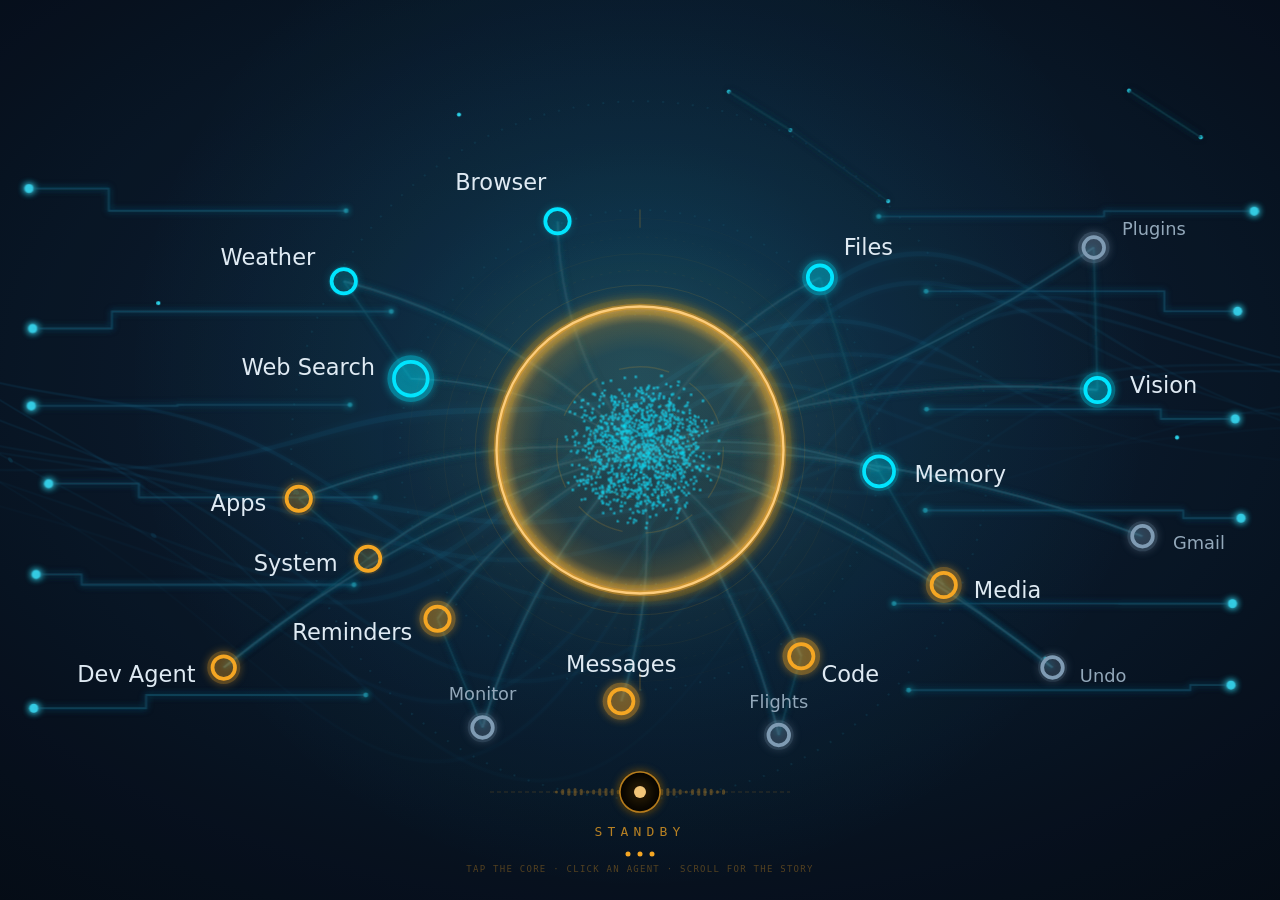
<file: core/astra_web/index.html>
<!doctype html>
<html lang="en"><head><meta charset="utf-8"><meta name="viewport" content="width=device-width,initial-scale=1">
<title>ALPHA</title>
<link rel="stylesheet" href="alpha-astra.css">
<style>html,body,#root{margin:0;height:100%;background:#04080f;overflow:hidden}</style>
</head><body><div id="root"></div><script src="alpha-astra.js"></script></body></html>
</file>
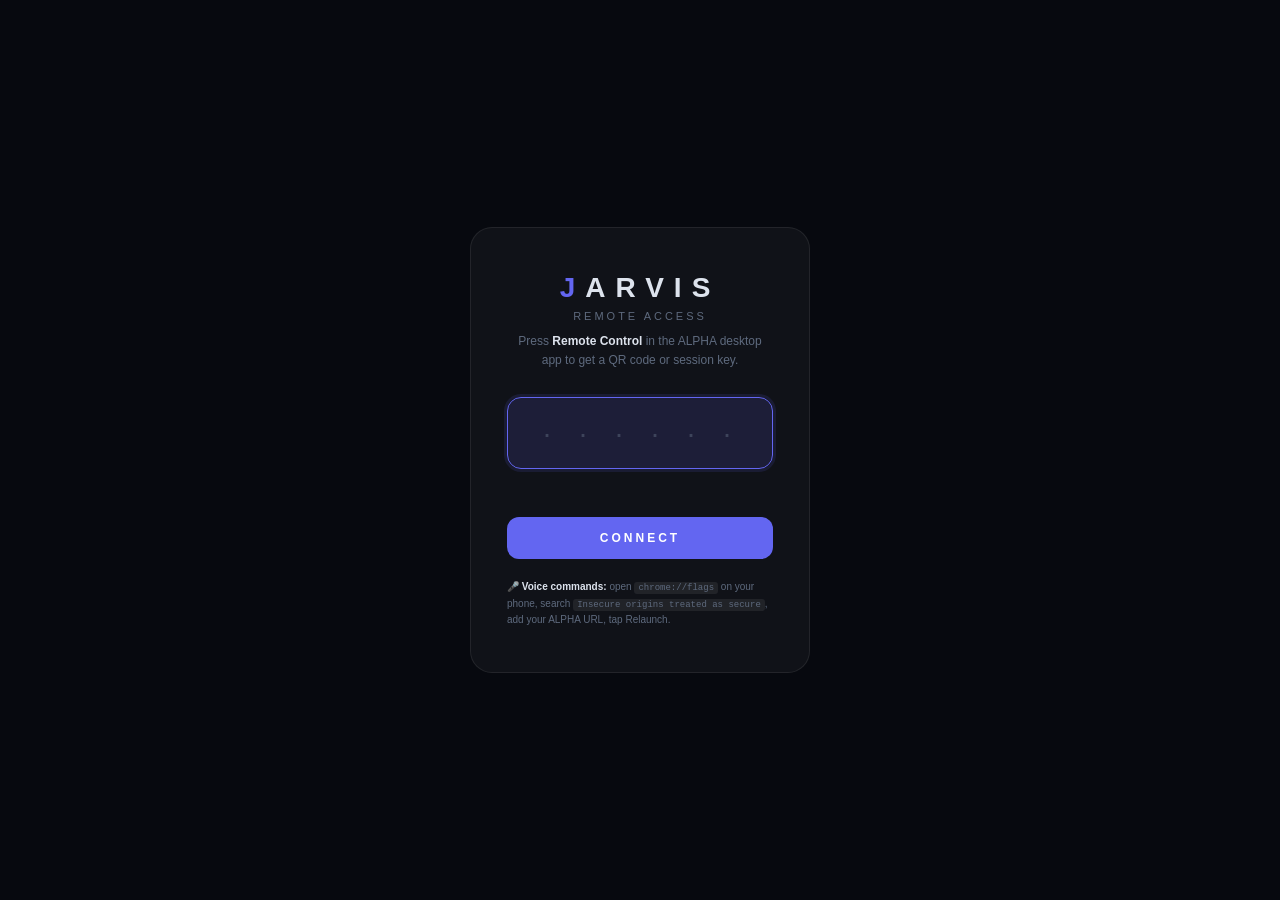
<file: dashboard/static/login.html>
<!DOCTYPE html>
<html lang="en">
<head>
  <meta charset="UTF-8">
  <meta name="viewport" content="width=device-width, initial-scale=1.0, user-scalable=no">
  <title>ALPHA</title>
  <style>
    *, *::before, *::after { box-sizing: border-box; margin: 0; padding: 0; }
    :root {
      --bg:     #07090f;
      --card:   rgba(255,255,255,0.04);
      --border: rgba(255,255,255,0.08);
      --accent: #6366f1;
      --adim:   rgba(99,102,241,0.15);
      --text:   #dde3ed;
      --muted:  #5e6a7e;
    }
    html, body {
      height: 100%;
      background: var(--bg);
      color: var(--text);
      font-family: -apple-system, BlinkMacSystemFont, 'Segoe UI', sans-serif;
      display: flex;
      align-items: center;
      justify-content: center;
    }
    .card {
      width: 340px;
      padding: 44px 36px;
      background: var(--card);
      border: 1px solid var(--border);
      border-radius: 22px;
      text-align: center;
    }
    .logo {
      font-size: 28px;
      font-weight: 700;
      letter-spacing: 10px;
      margin-bottom: 6px;
    }
    .logo em { color: var(--accent); font-style: normal; }
    .sub {
      font-size: 11px;
      color: var(--muted);
      letter-spacing: 3px;
      text-transform: uppercase;
      margin-bottom: 10px;
    }
    .hint {
      font-size: 12px;
      color: var(--muted);
      line-height: 1.55;
      margin-bottom: 28px;
    }
    .key-wrap {
      position: relative;
      margin-bottom: 16px;
    }
    .key-input {
      width: 100%;
      padding: 18px 14px;
      background: rgba(255,255,255,0.05);
      border: 1.5px solid var(--border);
      border-radius: 14px;
      color: var(--text);
      font-size: 30px;
      font-weight: 700;
      font-family: 'Courier New', monospace;
      text-align: center;
      letter-spacing: 10px;
      text-transform: uppercase;
      outline: none;
      transition: border-color 0.15s, background 0.15s, box-shadow 0.15s;
      caret-color: var(--accent);
    }
    .key-input::placeholder {
      color: rgba(94,106,126,0.5);
      letter-spacing: 6px;
      font-size: 20px;
    }
    .key-input:focus {
      border-color: var(--accent);
      background: var(--adim);
      box-shadow: 0 0 0 3px rgba(99,102,241,0.12);
    }
    .err {
      font-size: 12px;
      color: #f87171;
      min-height: 18px;
      margin-bottom: 14px;
    }
    .btn {
      width: 100%;
      padding: 14px;
      background: var(--accent);
      color: #fff;
      font-size: 12px;
      font-weight: 700;
      letter-spacing: 3px;
      border: none;
      border-radius: 12px;
      cursor: pointer;
      transition: opacity 0.15s, transform 0.1s;
    }
    .btn:hover  { opacity: 0.88; }
    .btn:active { transform: scale(0.98); }
    @keyframes shake {
      0%,100% { transform: translateX(0); }
      20%,60% { transform: translateX(-7px); }
      40%,80% { transform: translateX(7px); }
    }
    .shake { animation: shake 0.35s ease; }
    .voice-note {
      font-size: 10px;
      color: var(--muted);
      margin-top: 20px;
      line-height: 1.6;
      text-align: left;
    }
    .voice-note code {
      background: rgba(255,255,255,0.07);
      padding: 1px 4px;
      border-radius: 3px;
      font-family: 'Courier New', monospace;
      font-size: 9px;
    }
    #reconnecting {
      display: none;
      color: var(--muted);
      font-size: 12px;
      margin-bottom: 16px;
    }
  </style>
</head>
<body>
  <div class="card" id="card">
    <div class="logo"><em>J</em>ARVIS</div>
    <div class="sub">Remote Access</div>
    <p id="reconnecting">Reconnecting…</p>
    <p class="hint">Press <strong style="color:var(--text)">Remote Control</strong> in the ALPHA desktop app to get a QR code or session key.</p>
    <div class="key-wrap">
      <input class="key-input" id="key" type="text" maxlength="6"
             autocomplete="off" autocorrect="off" spellcheck="false"
             placeholder="· · · · · ·">
    </div>
    <div class="err" id="err"></div>
    <button class="btn" onclick="doLogin()">CONNECT</button>
    <p class="voice-note">
      🎤 <strong style="color:var(--text)">Voice commands:</strong> open
      <code>chrome://flags</code> on your phone, search
      <code>Insecure origins treated as secure</code>, add your ALPHA URL, tap Relaunch.
    </p>
  </div>

  <script>
    // Try auto-reconnect with stored device token (set on first QR login)
    (async function() {
      const devTok = localStorage.getItem('jarvis_device_token');
      if (!devTok) return;
      document.getElementById('reconnecting').style.display = 'block';
      try {
        const r = await fetch('/api/device-login', {
          method: 'POST',
          headers: { 'Content-Type': 'application/json' },
          body: JSON.stringify({ device_token: devTok }),
        });
        const d = await r.json();
        if (d.ok && d.token) {
          sessionStorage.setItem('jarvis_key', d.key);
          sessionStorage.setItem('jarvis_token', d.token);
          location.replace('/');
          return;
        }
      } catch (_) {}
      // Device token rejected (server restarted) — clear it and show normal form
      localStorage.removeItem('jarvis_device_token');
      document.getElementById('reconnecting').style.display = 'none';
    })();

    const inp = document.getElementById('key');
    inp.focus();

    inp.addEventListener('input', () => {
      inp.value = inp.value.toUpperCase().replace(/[^A-Z2-9]/g, '');
      if (inp.value.length === 6) doLogin();
    });
    inp.addEventListener('keydown', e => { if (e.key === 'Enter') doLogin(); });

    async function doLogin() {
      const key = inp.value.trim();
      if (key.length < 6) { shake(); return; }
      let data;
      try {
        const r = await fetch('/login', {
          method: 'POST',
          headers: { 'Content-Type': 'application/json' },
          body: JSON.stringify({ pin: key })
        });
        data = await r.json();
      } catch (e) {
        document.getElementById('err').textContent = 'Connection error';
        shake(); return;
      }
      if (data.ok && data.token) {
        sessionStorage.setItem('jarvis_key', key);
        sessionStorage.setItem('jarvis_token', data.token);
        location.href = '/';
      } else {
        inp.value = '';
        inp.focus();
        document.getElementById('err').textContent = 'Invalid or expired key';
        shake();
      }
    }

    function shake() {
      const c = document.getElementById('card');
      c.classList.remove('shake');
      void c.offsetWidth;
      c.classList.add('shake');
    }
  </script>
</body>
</html>
</file>
<file: core/astra_web/alpha-astra.css>
:root{--font-mono: ui-monospace, SFMono-Regular, "SF Mono", Menlo, Consolas, "Liberation Mono", monospace}*{box-sizing:border-box}html,body{margin:0;padding:0}body{background:#04080f;color:#f0ede8;font-family:system-ui,-apple-system,Segoe UI,Roboto,sans-serif;-webkit-font-smoothing:antialiased}.visually-hidden{position:absolute!important;width:1px;height:1px;padding:0;margin:-1px;overflow:hidden;clip:rect(0 0 0 0);white-space:nowrap;border:0}.apex-overview{position:fixed;top:10px;left:0;width:540px;max-width:92vw;z-index:30}.astra-console{position:fixed;right:clamp(14px,2.4vw,34px);bottom:clamp(14px,2.4vw,28px);z-index:55;width:min(430px,calc(100vw - 28px));border:1px solid rgba(0,229,255,.24);border-radius:18px;overflow:auto;max-height:calc(100dvh - 100px);background:#030a13d1;backdrop-filter:none;box-shadow:0 18px 60px #0000006b,0 0 44px #00e5ff14;font-family:var(--font-mono)}.astra-console__head{display:flex;justify-content:space-between;gap:16px;align-items:center;padding:14px 16px;border-bottom:1px solid rgba(0,229,255,.12)}.astra-console__brand{color:#dffbff;font-size:13px;font-weight:700;letter-spacing:.28em}.astra-console__subtitle{margin-top:4px;color:#dffbff61;font-size:8px;letter-spacing:.2em}.astra-console__state{display:flex;gap:7px;align-items:center;color:#ffffff80;font-size:9px;text-transform:uppercase;letter-spacing:.12em}.astra-console__state span{width:7px;height:7px;border-radius:50%;background:#7f9bb3}.astra-console__state--thinking span{background:#f5a623;box-shadow:0 0 12px #f5a623e6}.astra-console__state--speaking span{background:#00e5ff;box-shadow:0 0 12px #00e5ffe6}.astra-console__output{min-height:78px;max-height:180px;overflow:auto;padding:14px 16px;color:#f0fdffad;font-size:11px;line-height:1.6}.astra-console__output p{margin:0;white-space:pre-wrap;overflow-wrap:anywhere}@media (max-width: 700px){.astra-console{max-height:62dvh}}.astra-console__agent{margin-bottom:6px;color:#00e5ff;font-size:9px;letter-spacing:.14em;text-transform:uppercase}.astra-console__error{color:#ff9c9c}.astra-console__approval{margin-top:12px;padding:12px;border:1px solid rgba(245,166,35,.38);border-radius:12px;background:#f5a62312;box-shadow:inset 0 0 24px #f5a62309}.astra-console__approval-head{margin-bottom:7px;color:#ffc45f;font-size:9px;font-weight:700;letter-spacing:.16em}.astra-console__approval-meta,.astra-console__approval-scope{display:flex;flex-wrap:wrap;gap:6px;margin-top:9px}.astra-console__approval-meta span,.astra-console__approval-scope span{max-width:100%;padding:4px 6px;border:1px solid rgba(245,166,35,.18);border-radius:6px;color:#ffe1aec7;background:#f5a6230b;font-size:8px;line-height:1.35;overflow-wrap:anywhere}.astra-console__approval-actions{display:flex;gap:8px;margin-top:11px}.astra-console__approval-actions button{border:1px solid rgba(245,166,35,.4);border-radius:8px;padding:8px 10px;color:#ffd995;background:#f5a6231a;cursor:pointer;font-family:var(--font-mono);font-size:8px;letter-spacing:.1em}.astra-console__approval-actions button:last-child{border-color:#ffffff1f;color:#ffffff8c;background:#ffffff09}.astra-console__approval-actions button:disabled{opacity:.45;cursor:default}.astra-console__form{display:grid;grid-template-columns:1fr auto;gap:8px;padding:10px;border-top:1px solid rgba(0,229,255,.1)}.astra-console__form input,.astra-console__form select,.astra-console__form button{font:inherit}.astra-console__form input{min-width:0;border:1px solid rgba(255,255,255,.1);border-radius:10px;outline:none;padding:11px 12px;color:#effcff;background:#ffffff0a}.astra-console__form input:focus{border-color:#00e5ff80;box-shadow:0 0 0 3px #00e5ff14}.astra-console__form select{min-width:0;border:1px solid rgba(0,229,255,.28);border-radius:10px;padding:0 10px;color:#bff8ff;background:#0a1b27;font-size:9px;letter-spacing:.08em}.astra-console__form button{border:1px solid rgba(0,229,255,.28);border-radius:10px;padding:0 14px;color:#bff8ff;background:#00e5ff14;cursor:pointer;letter-spacing:.12em;font-size:9px}.astra-console__form button:disabled{opacity:.4;cursor:default}@media (max-width: 1000px){.apex-overview{position:absolute;top:10px;width:100%}}@media (max-width: 700px){.sb-hint{display:none}.astra-console{left:14px;right:14px;bottom:14px;width:auto}}@keyframes agentPulse{0%,to{transform:scale(1)}50%{transform:scale(1.06)}}.astra-automation__launcher{position:fixed;left:clamp(14px,2.4vw,34px);bottom:clamp(14px,2.4vw,28px);z-index:55;border:1px solid rgba(245,166,35,.34);border-radius:999px;padding:9px 14px;color:#ffd48a;background:#0f0c07d1;box-shadow:0 10px 34px #0000005c,0 0 26px #f5a62312;cursor:pointer;font-family:var(--font-mono);font-size:9px;letter-spacing:.14em}.astra-automation{position:fixed;left:clamp(14px,2.4vw,34px);bottom:clamp(14px,2.4vw,28px);z-index:58;width:min(390px,calc(100vw - 28px));max-height:calc(100dvh - 60px);overflow:auto;border:1px solid rgba(245,166,35,.25);border-radius:16px;color:#f5fcffb8;background:#040a12f2;box-shadow:0 18px 62px #0000008c,0 0 40px #f5a6230e;font-family:var(--font-mono)}.astra-automation button,.astra-automation input,.astra-automation textarea,.astra-automation select{font:inherit}.astra-automation button{border:1px solid rgba(99,234,255,.2);border-radius:7px;padding:7px 9px;color:#bff8ff;background:#63eaff0e;cursor:pointer;font-size:8px;letter-spacing:.08em}.astra-automation button:disabled{opacity:.38;cursor:default}.astra-automation__head{position:sticky;top:0;z-index:2;display:flex;align-items:center;justify-content:space-between;gap:12px;padding:12px 14px;border-bottom:1px solid rgba(245,166,35,.12);background:#040a12f7}.astra-automation__title{color:#ffd48a;font-size:11px;font-weight:700;letter-spacing:.2em}.astra-automation__subtitle{margin-top:3px;color:#ffdca061;font-size:7px;letter-spacing:.16em}.astra-automation__close{border:0!important;padding:4px 7px!important;color:#ffffff73!important;background:transparent!important;font-size:16px!important}.astra-automation__toolbar,.astra-automation__summary,.astra-automation__actions,.astra-automation__approval-actions,.astra-automation__form-actions{display:flex;flex-wrap:wrap;gap:6px}.astra-automation__toolbar{padding:10px 12px 6px}.astra-automation__stop{margin-left:auto;border-color:#ff5f6d52!important;color:#ff9da7!important;background:#ff5f6d0f!important}.astra-automation__summary{padding:3px 12px 8px}.astra-automation__summary span,.astra-automation__meta span,.astra-automation__scope span{border:1px solid rgba(255,255,255,.09);border-radius:5px;padding:3px 5px;color:#e1f7fc7a;background:#ffffff06;font-size:7px;line-height:1.35}.astra-automation__detail,.astra-automation__error,.astra-automation__notice{margin:0 12px 8px;font-size:8px;line-height:1.45}.astra-automation__detail{color:#daf2f861}.astra-automation__error{color:#ff9da7}.astra-automation__notice{color:#83ffbc}.astra-automation__section,.astra-automation__form,.astra-automation__approval{margin:8px 10px 10px;padding:10px;border:1px solid rgba(99,234,255,.1);border-radius:10px;background:#63eaff05}.astra-automation__approval{border-color:#f5b94247;background:#f5b9420b}.astra-automation__approval>strong{display:block;margin-bottom:7px;color:#ffc45f;font-size:8px;letter-spacing:.12em}.astra-automation__approval>span{display:block;margin-top:4px;color:#ffe1aeb8;font-size:8px;overflow-wrap:anywhere}.astra-automation__scope{display:flex;flex-wrap:wrap;gap:5px;margin-top:8px}.astra-automation__approval-actions{margin-top:9px}.astra-automation__approval-actions button:first-child{border-color:#f5b94266;color:#ffd995;background:#f5b9421a}.astra-automation__section-title{margin-bottom:8px;color:#92efffb8;font-size:8px;letter-spacing:.14em}.astra-automation__empty{color:#dcf4fa57;font-size:8px;line-height:1.45}.astra-automation__queue-item,.astra-automation__definition{padding:8px 0;border-top:1px solid rgba(255,255,255,.055)}.astra-automation__queue-item:first-of-type,.astra-automation__definition:first-child{border-top:0}.astra-automation__queue-item{display:flex;align-items:center;justify-content:space-between;gap:9px}.astra-automation__queue-item div{min-width:0}.astra-automation__queue-item strong,.astra-automation__definition-head strong{display:block;color:#eefcffc7;font-size:8.5px;overflow-wrap:anywhere}.astra-automation__queue-item span,.astra-automation__definition-head div>span{display:block;margin-top:3px;color:#d7f4fa59;font-size:7px}.astra-automation__readonly{flex-shrink:0;color:#83ffbc!important;font-size:7px!important;letter-spacing:.08em}.astra-automation__definition-head{display:flex;align-items:flex-start;justify-content:space-between;gap:8px}.astra-automation__definition p{margin:7px 0;color:#e1f7fc80;font-size:8px;line-height:1.45;white-space:pre-wrap;overflow-wrap:anywhere}.astra-automation__status{flex-shrink:0;border-radius:999px;padding:3px 6px;font-size:6.8px;letter-spacing:.08em}.astra-automation__status--enabled{color:#83ffbc;background:#83ffbc12;border:1px solid rgba(131,255,188,.2)}.astra-automation__status--paused{color:#ffc45f;background:#f5b9420f;border:1px solid rgba(245,185,66,.2)}.astra-automation__status--disabled{color:#8aa0ad;background:#8aa0ad0f;border:1px solid rgba(138,160,173,.15)}.astra-automation__meta{display:flex;flex-wrap:wrap;gap:4px;margin-bottom:7px}.astra-automation__danger{border-color:#ff5f6d38!important;color:#ff9da7!important;background:#ff5f6d0b!important}.astra-automation__form{display:grid;gap:7px;border-color:#f5a62329}.astra-automation__form input,.astra-automation__form textarea,.astra-automation__form select{width:100%;min-width:0;border:1px solid rgba(255,255,255,.1);border-radius:7px;outline:none;padding:8px 9px;color:#effcff;background:#ffffff09;font-size:8px}.astra-automation__form textarea{resize:vertical}.astra-automation__form input:focus,.astra-automation__form textarea:focus,.astra-automation__form select:focus{border-color:#63eaff66}.astra-automation__form-grid{display:grid;grid-template-columns:1fr 1.45fr;gap:7px}.astra-automation__form-placeholder{display:flex;align-items:center;border:1px solid rgba(255,255,255,.06);border-radius:7px;padding:8px 9px;color:#ffffff47;font-size:8px}.astra-humanoid__tools{min-width:0;flex:1}.astra-humanoid__console{flex-shrink:0}@media (max-width: 760px){.astra-humanoid__heading{top:14px!important;left:12px!important}.astra-humanoid__heading>div:first-child{font-size:8px!important}.astra-humanoid__heading>div:last-child{display:none}.astra-humanoid__status{top:52px!important;right:12px!important;left:12px;min-width:0!important;text-align:left!important}.astra-humanoid__controls{left:10px!important;right:10px!important;bottom:10px!important;flex-direction:column-reverse;gap:8px!important;max-height:51dvh;overflow-y:auto;pointer-events:auto!important}.astra-humanoid__console{width:100%!important;min-width:0!important;box-sizing:border-box}.astra-humanoid__tools{width:100%}.astra-humanoid__tools button{min-height:36px}.astra-humanoid__technical{left:12px;right:12px!important;top:105px!important;width:auto!important;max-height:37dvh!important;z-index:28!important}}@media (max-width: 700px){.astra-automation__launcher{bottom:84px}.astra-automation{inset:58px 14px auto;width:auto;max-height:calc(100dvh - 150px)}}.astra-operations__launcher{position:fixed;left:clamp(14px,2.4vw,34px);bottom:clamp(58px,calc(2.4vw + 44px),72px);z-index:55;border:1px solid rgba(99,234,255,.32);border-radius:999px;padding:9px 14px;color:#bff8ff;background:#040e16e0;box-shadow:0 10px 34px #0000005c,0 0 26px #63eaff12;cursor:pointer;font-family:var(--font-mono);font-size:9px;letter-spacing:.14em}.astra-operations{position:fixed;left:clamp(14px,2.4vw,34px);top:58px;z-index:59;width:min(430px,calc(100vw - 28px));max-height:calc(100dvh - 116px);overflow:auto;border:1px solid rgba(99,234,255,.24);border-radius:16px;color:#ebfaffc2;background:#030a12f5;box-shadow:0 18px 62px #0000008c,0 0 40px #63eaff0e;font-family:var(--font-mono)}.astra-operations button,.astra-operations select{font:inherit}.astra-operations button{border:1px solid rgba(99,234,255,.2);border-radius:7px;padding:7px 9px;color:#bff8ff;background:#63eaff0e;cursor:pointer;font-size:8px;letter-spacing:.08em}.astra-operations button:disabled{opacity:.38;cursor:default}.astra-operations__head{position:sticky;top:0;z-index:3;display:flex;align-items:center;justify-content:space-between;gap:12px;padding:12px 14px;border-bottom:1px solid rgba(99,234,255,.12);background:#030a12fa}.astra-operations__title{color:#c8f8ff;font-size:11px;font-weight:700;letter-spacing:.2em}.astra-operations__subtitle{margin-top:3px;color:#bef5ff61;font-size:7px;letter-spacing:.16em}.astra-operations__close{border:0!important;padding:4px 7px!important;color:#ffffff73!important;background:transparent!important;font-size:16px!important}.astra-operations__tabs,.astra-operations__summary,.astra-operations__actions,.astra-operations__meta,.astra-operations__queue,.astra-operations__filters{display:flex;flex-wrap:wrap;gap:6px}.astra-operations__tabs{position:sticky;top:56px;z-index:2;padding:9px 12px;background:#030a12f5;border-bottom:1px solid rgba(255,255,255,.05)}.astra-operations__tabs button[aria-pressed=true]{border-color:#63eaff75;background:#63eaff1f}.astra-operations__tabs button:last-child{margin-left:auto}.astra-operations__error,.astra-operations__notice,.astra-operations__detail,.astra-operations__truth{margin:9px 12px 0;font-size:8px;line-height:1.5}.astra-operations__error{color:#ff9da7}.astra-operations__notice{color:#83ffbc}.astra-operations__detail{color:#daf2f86b}.astra-operations__truth{color:#cbe9f061;border-top:1px solid rgba(255,255,255,.055);padding-top:9px}.astra-operations__section{margin:8px 10px 10px;padding:10px;border:1px solid rgba(99,234,255,.1);border-radius:10px;background:#63eaff05}.astra-operations__section-title{margin-bottom:8px;color:#92efffb8;font-size:8px;letter-spacing:.14em}.astra-operations__summary{margin-bottom:8px}.astra-operations__summary span,.astra-operations__meta span,.astra-operations__queue span{border:1px solid rgba(255,255,255,.09);border-radius:5px;padding:3px 5px;color:#e1f7fc7a;background:#ffffff06;font-size:7px;line-height:1.35}.astra-operations__list,.astra-operations__health,.astra-operations__audit{display:grid;gap:8px}.astra-operations__task,.astra-operations__audit-entry,.astra-operations__health-row{padding:9px;border:1px solid rgba(255,255,255,.06);border-radius:8px;background:#ffffff05}.astra-operations__item-head,.astra-operations__health-row{display:flex;align-items:flex-start;justify-content:space-between;gap:9px}.astra-operations__item-head>div,.astra-operations__health-row>div{min-width:0}.astra-operations__item-head strong,.astra-operations__health-row strong{display:block;color:#eefcffd1;font-size:8.5px;overflow-wrap:anywhere}.astra-operations__item-head div>span,.astra-operations__health-row div>span{display:block;margin-top:3px;color:#d7f4fa61;font-size:7px;line-height:1.45;overflow-wrap:anywhere}.astra-operations__task p,.astra-operations__audit-entry p{margin:7px 0;color:#e1f7fc80;font-size:8px;line-height:1.45;white-space:pre-wrap;overflow-wrap:anywhere}.astra-operations__status,.astra-operations__health-status,.astra-operations__outcome{flex-shrink:0;border-radius:999px;padding:3px 6px;border:1px solid rgba(255,255,255,.12);color:#e6f5fa9e;font-size:6.8px;letter-spacing:.08em}.astra-operations__status--running,.astra-operations__health-status--healthy,.astra-operations__outcome--success{color:#83ffbc;border-color:#83ffbc38;background:#83ffbc0f}.astra-operations__status--queued,.astra-operations__status--retry_wait,.astra-operations__health-status--degraded,.astra-operations__outcome--blocked{color:#ffc45f;border-color:#f5b94238;background:#f5b9420f}.astra-operations__status--failed,.astra-operations__health-status--unavailable,.astra-operations__outcome--failure{color:#ff9da7;border-color:#ff5f6d38;background:#ff5f6d0d}.astra-operations__status--cancelled,.astra-operations__outcome--cancelled,.astra-operations__health-status--unknown,.astra-operations__health-status--not_configured{color:#8aa0ad;border-color:#8aa0ad2e;background:#8aa0ad0d}.astra-operations__checkpoint,.astra-operations__failure{margin:7px 0;border-radius:6px;padding:6px 7px;font-size:7.5px;line-height:1.4}.astra-operations__checkpoint{color:#a3f0ffb8;background:#63eaff0a}.astra-operations__failure{color:#ff9da7;background:#ff5f6d0a}.astra-operations__actions{margin-top:8px}.astra-operations__danger{border-color:#ff5f6d38!important;color:#ff9da7!important;background:#ff5f6d0b!important}.astra-operations__queue{align-items:center;margin-top:10px;padding-top:9px;border-top:1px solid rgba(255,255,255,.055)}.astra-operations__queue strong{color:#92efffa6;font-size:7px;letter-spacing:.11em}.astra-operations__filters{margin-bottom:9px}.astra-operations__filters select{min-width:0;border:1px solid rgba(99,234,255,.16);border-radius:7px;padding:7px 8px;color:#bff8ff;background:#08141e;font-size:7px;letter-spacing:.07em}.astra-operations__audit{margin-top:12px}.astra-operations__empty{padding:9px 0;color:#dcf4fa57;font-size:8px;line-height:1.45}@media (max-width: 700px){.astra-operations__launcher{bottom:126px}.astra-operations{left:14px;right:14px;top:58px;width:auto;max-height:calc(100dvh - 130px)}}.astra-operations__event-subscriptions,.astra-operations__event-inbox{display:grid;gap:8px;margin-top:12px}.astra-operations__subscription,.astra-operations__event{padding:9px;border:1px solid rgba(255,255,255,.06);border-radius:8px;background:#ffffff05}.astra-operations__event p{margin:7px 0;color:#e1f7fc80;font-size:8px;line-height:1.45;white-space:pre-wrap;overflow-wrap:anywhere}.astra-operations__severity{flex-shrink:0;border-radius:999px;padding:3px 6px;border:1px solid rgba(255,255,255,.12);font-size:6.8px;letter-spacing:.08em}.astra-operations__severity--info{color:#9deeff;border-color:#63eaff38;background:#63eaff0d}.astra-operations__severity--warning{color:#ffc45f;border-color:#f5b94238;background:#f5b9420f}.astra-operations__severity--error,.astra-operations__severity--critical{color:#ff9da7;border-color:#ff5f6d3d;background:#ff5f6d0e}.astra-operations__status--enabled{color:#83ffbc;border-color:#83ffbc38;background:#83ffbc0f}.astra-operations__status--disabled{color:#8aa0ad;border-color:#8aa0ad2e;background:#8aa0ad0d}.astra-operations__source{margin-top:10px;padding:9px;border:1px solid rgba(99,234,255,.09);border-radius:8px;background:#ffffff04}.astra-operations__source p{margin:7px 0;color:#e1f7fc80;font-size:8px;line-height:1.45}[data-apex-stage] canvas{width:100%!important;height:100%!important}@keyframes waveBar{0%,to{transform:scaleY(.3);opacity:.5}50%{transform:scaleY(1);opacity:1}}.wavebar{transform-box:fill-box;transform-origin:center;animation:waveBar .8s ease-in-out infinite}.wavebar-0{animation-delay:0s}.wavebar-1{animation-delay:.11s}.wavebar-2{animation-delay:.22s}.wavebar-3{animation-delay:.33s}.wavebar-4{animation-delay:.44s}.wavebar-5{animation-delay:.55s}.wavebar-6{animation-delay:.66s}@keyframes dotBlink{0%,to{opacity:.2}50%{opacity:1}}.orb-dot-blink{animation:dotBlink 1.2s ease-in-out infinite}.blink-0{animation-delay:0s}.blink-1{animation-delay:.4s}.blink-2{animation-delay:.8s}@keyframes soundWave{0%{r:155;opacity:.18;stroke-width:.8}60%{opacity:.06}to{r:230;opacity:0;stroke-width:.3}}@keyframes soundWaveActive{0%{r:155;opacity:.55;stroke-width:1.5}60%{opacity:.2}to{r:245;opacity:0;stroke-width:.5}}.sound-wave{animation:soundWave 3.5s ease-out infinite}.wave-0{animation-delay:0s}.wave-1{animation-delay:.9s}.wave-2{animation-delay:1.8s}.wave-3{animation-delay:2.7s}.apex-orb-wrap[data-state=speaking] .sound-wave,.apex-orb-wrap[data-state=thinking] .sound-wave{animation-name:soundWaveActive;animation-duration:2s}@keyframes ringBreathe{0%,to{opacity:.9}50%{opacity:1}}.orb-ring-breathe,.orb-ring-glow{animation:ringBreathe 3s ease-in-out infinite}.orb-ring-bright{animation:ringBreathe 2s ease-in-out infinite}@keyframes centerRingPulse{0%,to{opacity:.7}50%{opacity:1}}.orb-center-ring{animation:centerRingPulse 2.5s ease-in-out infinite}@keyframes orbRotateCW{0%{transform:rotate(0)}to{transform:rotate(360deg)}}@keyframes orbRotateCCW{0%{transform:rotate(0)}to{transform:rotate(-360deg)}}@keyframes orbPulse{0%,to{opacity:.7;r:48}50%{opacity:1;r:52}}@keyframes orbPulseFast{0%,to{opacity:.8;r:46}50%{opacity:1;r:54}}@keyframes orbCenterBlink{0%,to{opacity:.9}50%{opacity:1}}@keyframes orbAmbient{0%,to{opacity:.15;transform:scale(1)}50%{opacity:.25;transform:scale(1.05)}}.orb-ring-slow{transform-origin:140px 140px;animation:orbRotateCW 18s linear infinite}.orb-ring-medium{transform-origin:140px 140px;animation:orbRotateCCW 12s linear infinite}.orb-ring-fast{transform-origin:140px 140px;animation:orbRotateCW 7s linear infinite}.orb-orbit-cw{transform-origin:140px 140px;animation:orbRotateCW 5s linear infinite}.orb-orbit-ccw{transform-origin:140px 140px;animation:orbRotateCCW 3s linear infinite}.orb-core-pulse{animation:orbPulse 3s ease-in-out infinite}.orb-center{animation:orbCenterBlink 2s ease-in-out infinite}.orb-ambient{transform-origin:140px 140px;animation:orbAmbient 4s ease-in-out infinite}@keyframes listeningGrow{0%{transform:scale(1)}25%{transform:scale(1.2)}62%{transform:scale(1.15)}to{transform:scale(1.2)}}@keyframes listeningPulse{0%,to{transform:scale(1.2)}50%{transform:scale(1.14)}}@keyframes listeningRing{0%{r:155;opacity:.7;stroke-width:2}60%{opacity:.25}to{r:280;opacity:0;stroke-width:.5}}.apex-orb-wrap[data-state=listening]{animation:listeningGrow 1s cubic-bezier(.22,1,.36,1) forwards,listeningPulse 2.4s ease-in-out 1s infinite;transform-origin:center}.apex-orb-wrap[data-state=listening] .sound-wave{animation-name:listeningRing;animation-duration:1.6s}.apex-orb-wrap[data-state=listening] .orb-ring-breathe{animation:ringBreathe 1s ease-in-out infinite}.apex-orb-wrap[data-state=listening] .orb-ring-glow{animation:ringBreathe .8s ease-in-out infinite}.apex-orb-wrap[data-state=thinking] .orb-core-pulse{animation:orbPulseFast 1s ease-in-out infinite}.apex-orb-wrap[data-state=thinking] .orb-ring-slow{animation-duration:6s}.apex-orb-wrap[data-state=thinking] .orb-ring-medium{animation-duration:4s}.apex-orb-wrap[data-state=speaking] .orb-ambient{animation:orbAmbient 1s ease-in-out infinite;opacity:.35}
</file>
